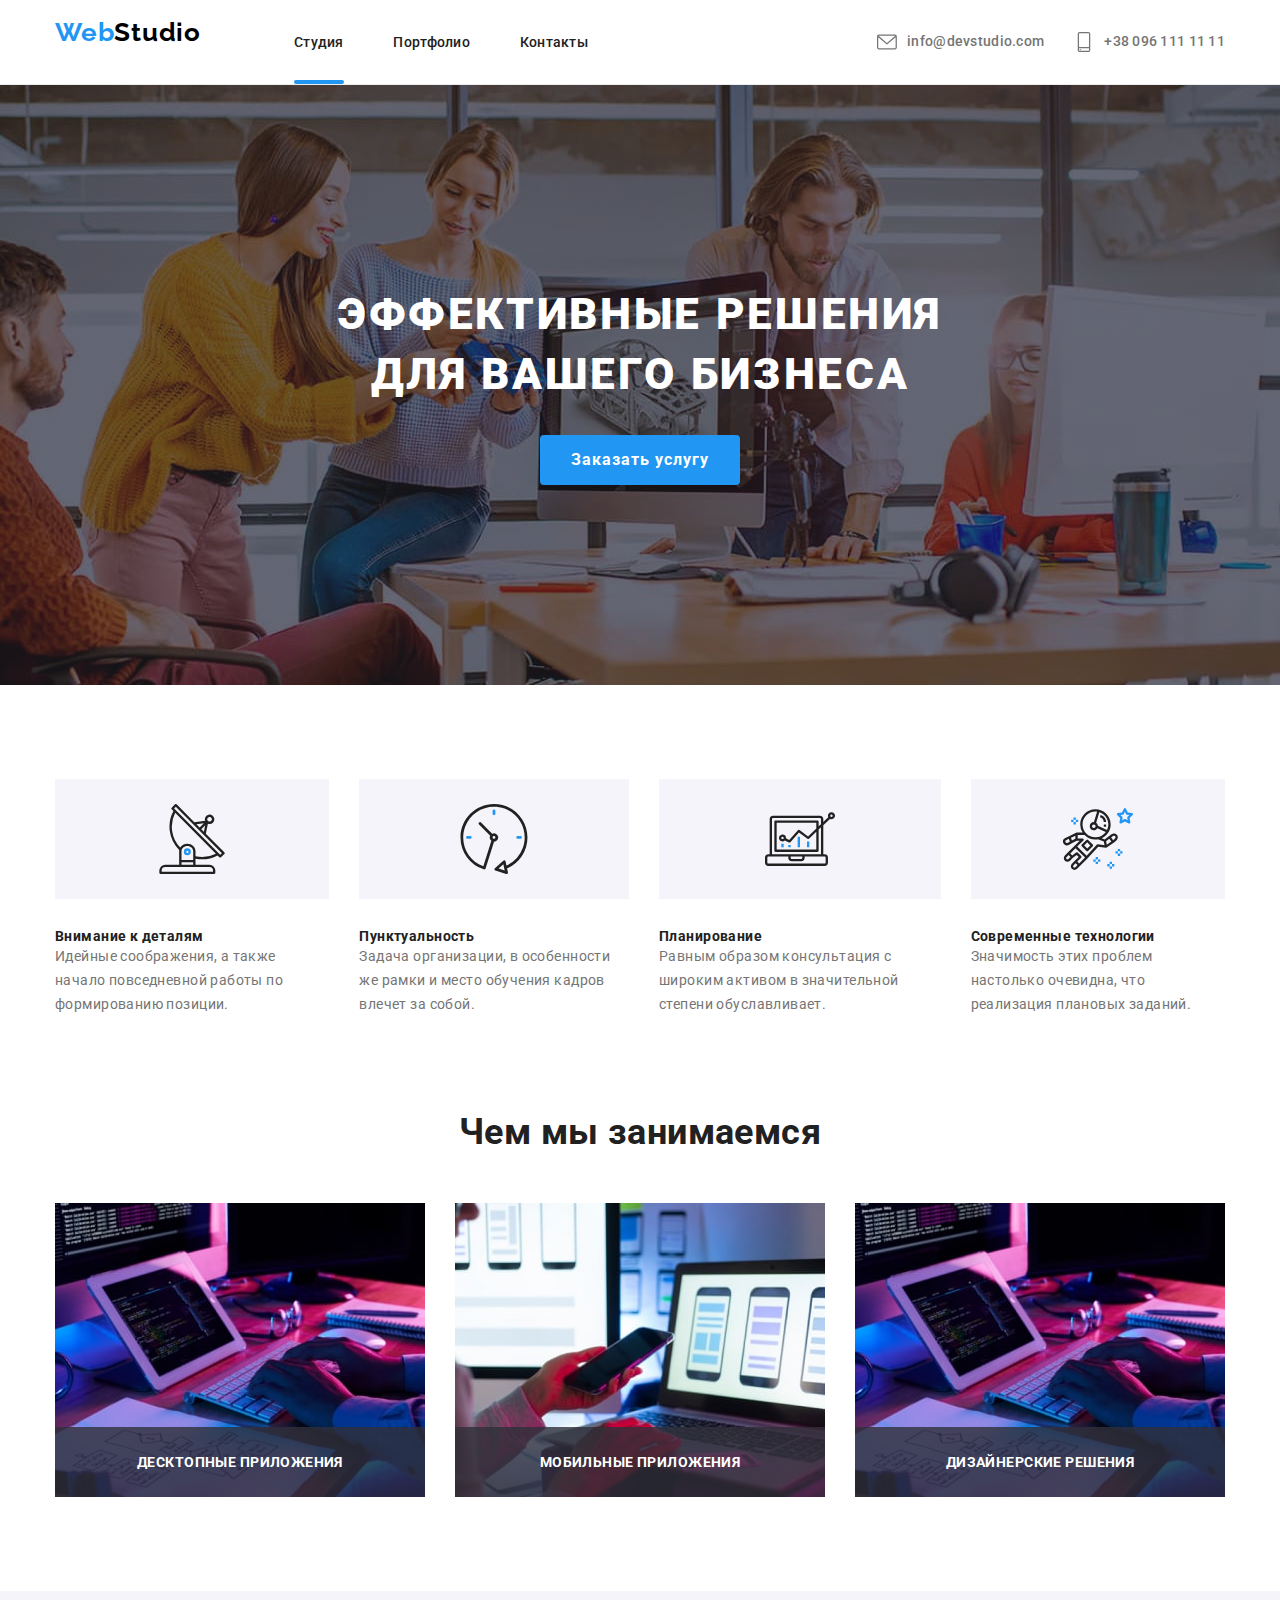
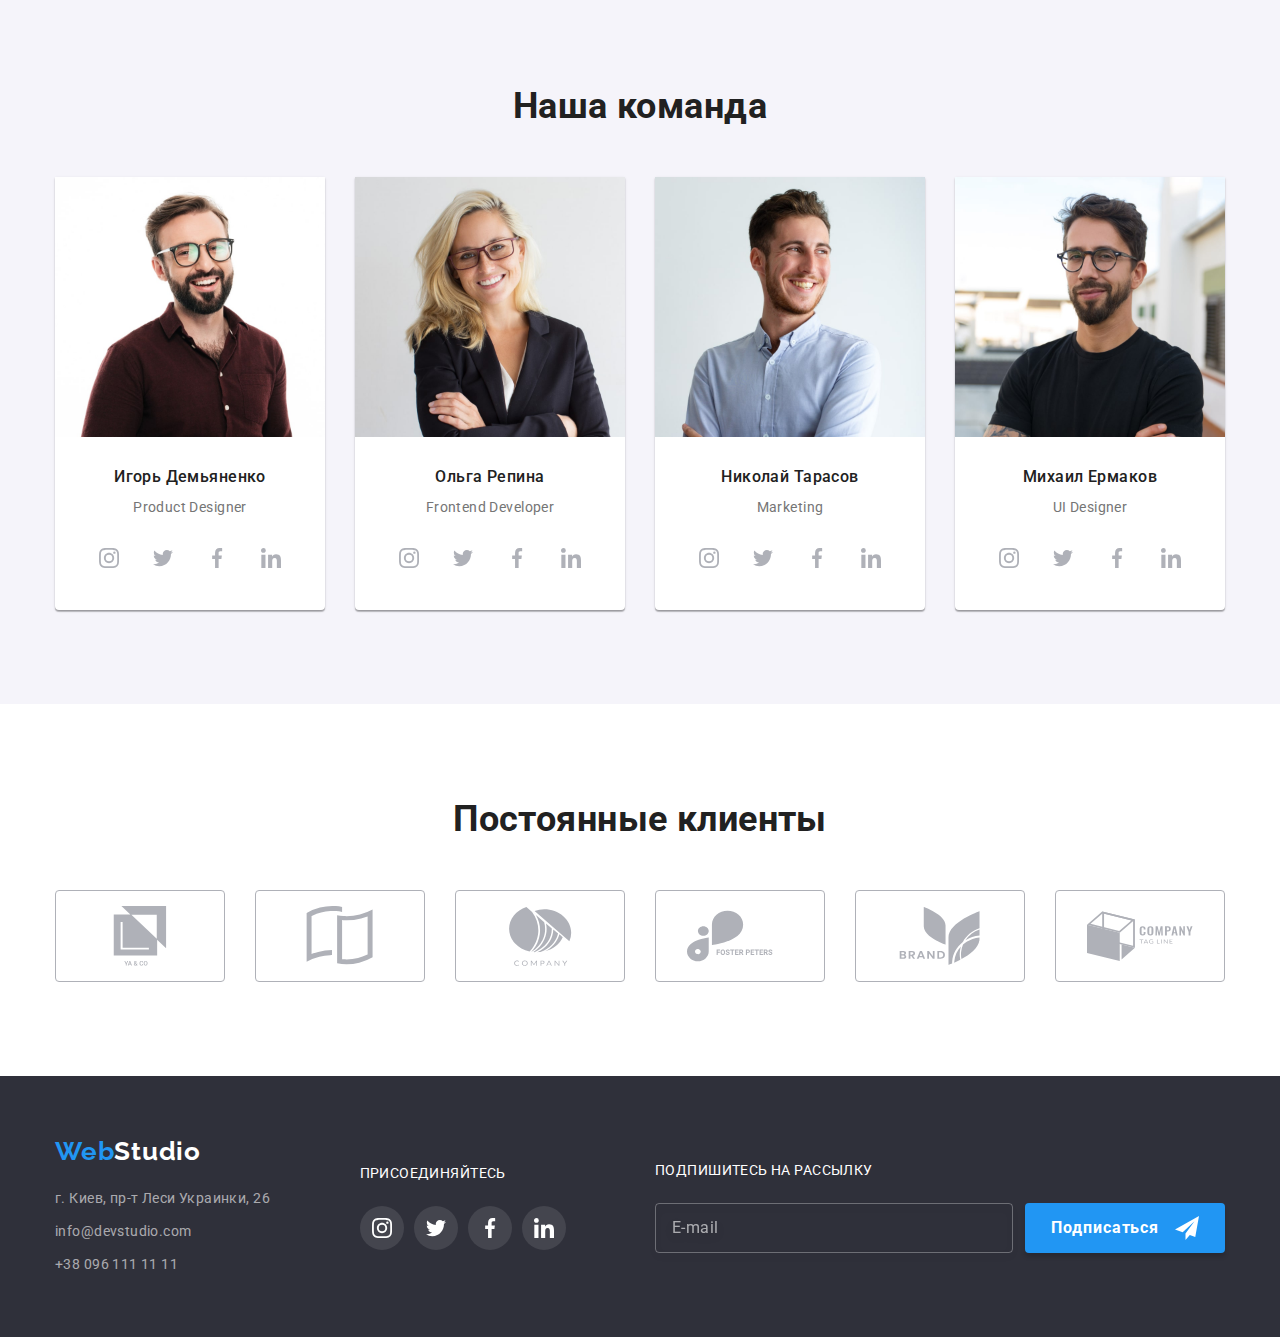
<file: index.html>
<!DOCTYPE html>
<html lang="ru">
  <head>
    <meta charset="UTF-8" />
    <meta http-equiv="X-UA-Compatible" content="IE=edge" />
    <meta name="viewport" content="width=device-width, initial-scale=1.0" />
    <title>WebStudio</title>
    <link
      href="https://fonts.googleapis.com/css2?family=Raleway:wght@700&family=Roboto:wght@400;500;700;900&display=swap"
      rel="stylesheet"
    />
    <link
      rel="stylesheet"
      href="https://cdnjs.cloudflare.com/ajax/libs/modern-normalize/0.6.0/modern-normalize.min.css"
    />
    <link rel="stylesheet" href="./css/main.min.css" />
  </head>
  <body>
    <header class="page-header">
      <div class="container in-row">
        <nav class="in-row">
          <a href="./index.html" class="logo"
            >Web<span class="logo__studio">Studio</span>
          </a>
          <ul class="nav__list in-row">
            <li class="item">
              <a href="#" class="nav__link current">Студия</a>
            </li>
            <li class="item">
              <a href="./portfolio.html" class="nav__link">Портфолио</a>
            </li>
            <li class="item"><a href="#" class="nav__link">Контакты</a></li>
          </ul>
        </nav>
        <ul class="addr__list in-row">
          <li class="item">
            <a href="mailto:info@devstudio.com" class="addr__link">
              <svg class="addr__icon">
                <use href="./images/icons.svg#icon-envelope"></use>
              </svg>
              info@devstudio.com
            </a>
          </li>
          <li class="item">
            <a href="tel:+380961111111" class="addr__link">
              <svg class="addr__icon">
                <use href="./images/icons.svg#icon-smartphone"></use>
              </svg>
              +38 096 111 11 11
            </a>
          </li>
        </ul>
      </div>
    </header>

    <main>
      <!-- Герой -->
      <section class="hero-section">
        <div class="overlay">
          <div class="container">
            <h1 class="hero__title">Эффективные решения для вашего бизнеса</h1>
            <button data-modal-open type="button" class="main-button">
              Заказать услугу
            </button>
          </div>
        </div>
      </section>
      <!-- Преимущества -->
      <section class="preference-section">
        <div class="container">
          <h2 class="section-title visually-hidden">Наши преимущества</h2>
          <ul class="onerow">
            <li class="preference__item">
              <div class="preference__place">
                <svg class="preference__icon">
                  <use href="./images/icons.svg#icon-antenna"></use>
                </svg>
              </div>
              <h3 class="preference__title">Внимание к деталям</h3>
              <p>
                Идейные соображения, а также начало повседневной работы по
                формированию позиции.
              </p>
            </li>
            <li class="preference__item">
              <div class="preference__place">
                <svg class="preference__icon">
                  <use href="./images/icons.svg#icon-clock"></use>
                </svg>
              </div>
              <h3 class="preference__title">Пунктуальность</h3>
              <p>
                Задача организации, в особенности же рамки и место обучения
                кадров влечет за собой.
              </p>
            </li>
            <li class="preference__item">
              <div class="preference__place">
                <svg class="preference__icon">
                  <use href="./images/icons.svg#icon-diagram"></use>
                </svg>
              </div>
              <h3 class="preference__title">Планирование</h3>
              <p>
                Равным образом консультация с широким активом в значительной
                степени обуславливает.
              </p>
            </li>
            <li class="preference__item">
              <div class="preference__place">
                <svg class="preference__icon">
                  <use href="./images/icons.svg#icon-astronaut"></use>
                </svg>
              </div>
              <h3 class="preference__title">Современные технологии</h3>
              <p>
                Значимость этих проблем настолько очевидна, что реализация
                плановых заданий.
              </p>
            </li>
          </ul>
        </div>
      </section>
      <!-- Занимаемся -->
      <section class="work-section">
        <div class="container">
          <h2 class="section-title">Чем мы занимаемся</h2>
          <ul class="onerow">
            <li class="work__item">
              <img src="./images/box1.jpg" alt="Программирование" width="370" />
              <h3 class="work__title">Десктопные приложения</h3>
            </li>
            <li class="work__item">
              <img src="./images/box2.jpg" alt="для смартфонов" width="370" />
              <h3 class="work__title">Мобильные приложения</h3>
            </li>
            <li class="work__item">
              <img src="./images/box3.jpg" alt="Веб-дизайн" width="370" />
              <h3 class="work__title">Дизайнерские решения</h3>
            </li>
          </ul>
        </div>
      </section>
      <!-- Команда -->
      <section class="person-section">
        <div class="container">
          <h2 class="section-title">Наша команда</h2>
          <ul class="onerow">
            <li class="person__item">
              <img
                src="./images/photo1.jpg"
                alt="фото Игорь Демьяненко"
                width="270"
              />
              <h3 class="person__title">Игорь Демьяненко</h3>
              <p class="person__text">Product Designer</p>
              <ul class="social__list in-row">
                <li>
                  <a href="#" class="social__link">
                    <svg class="social__icon">
                      <use href="./images/icons.svg#icon-instagram"></use>
                    </svg>
                  </a>
                </li>
                <li>
                  <a href="#" class="social__link">
                    <svg class="social__icon">
                      <use href="./images/icons.svg#icon-twitter"></use>
                    </svg>
                  </a>
                </li>
                <li>
                  <a href="#" class="social__link">
                    <svg class="social__icon">
                      <use href="./images/icons.svg#icon-facebook"></use>
                    </svg>
                  </a>
                </li>
                <li>
                  <a href="#" class="social__link">
                    <svg class="social__icon">
                      <use href="./images/icons.svg#icon-linkedin"></use>
                    </svg>
                  </a>
                </li>
              </ul>
            </li>
            <li class="person__item">
              <img
                src="./images/photo2.jpg"
                alt="фото Ольга Репина"
                width="270"
              />
              <h3 class="person__title">Ольга Репина</h3>
              <p class="person__text">Frontend Developer</p>
              <ul class="social__list in-row">
                <li>
                  <a href="#" class="social__link">
                    <svg class="social__icon">
                      <use href="./images/icons.svg#icon-instagram"></use>
                    </svg>
                  </a>
                </li>
                <li>
                  <a href="#" class="social__link">
                    <svg class="social__icon">
                      <use href="./images/icons.svg#icon-twitter"></use>
                    </svg>
                  </a>
                </li>
                <li>
                  <a href="#" class="social__link">
                    <svg class="social__icon">
                      <use href="./images/icons.svg#icon-facebook"></use>
                    </svg>
                  </a>
                </li>
                <li>
                  <a href="#" class="social__link">
                    <svg class="social__icon">
                      <use href="./images/icons.svg#icon-linkedin"></use>
                    </svg>
                  </a>
                </li>
              </ul>
            </li>
            <li class="person__item">
              <img
                src="./images/photo3.jpg"
                alt="фото Николай Тарасов"
                width="270"
              />
              <h3 class="person__title">Николай Тарасов</h3>
              <p class="person__text">Marketing</p>
              <ul class="social__list in-row">
                <li>
                  <a href="#" class="social__link">
                    <svg class="social__icon">
                      <use href="./images/icons.svg#icon-instagram"></use>
                    </svg>
                  </a>
                </li>
                <li>
                  <a href="#" class="social__link">
                    <svg class="social__icon">
                      <use href="./images/icons.svg#icon-twitter"></use>
                    </svg>
                  </a>
                </li>
                <li>
                  <a href="#" class="social__link">
                    <svg class="social__icon">
                      <use href="./images/icons.svg#icon-facebook"></use>
                    </svg>
                  </a>
                </li>
                <li>
                  <a href="#" class="social__link">
                    <svg class="social__icon">
                      <use href="./images/icons.svg#icon-linkedin"></use>
                    </svg>
                  </a>
                </li>
              </ul>
            </li>
            <li class="person__item">
              <img
                src="./images/photo4.jpg"
                alt="фото Михаил Ермаков"
                width="270"
              />
              <h3 class="person__title">Михаил Ермаков</h3>
              <p class="person__text">UI Designer</p>
              <ul class="social__list in-row">
                <li>
                  <a href="#" class="social__link">
                    <svg class="social__icon">
                      <use href="./images/icons.svg#icon-instagram"></use>
                    </svg>
                  </a>
                </li>
                <li>
                  <a href="#" class="social__link">
                    <svg class="social__icon">
                      <use href="./images/icons.svg#icon-twitter"></use>
                    </svg>
                  </a>
                </li>
                <li>
                  <a href="#" class="social__link">
                    <svg class="social__icon">
                      <use href="./images/icons.svg#icon-facebook"></use>
                    </svg>
                  </a>
                </li>
                <li>
                  <a href="#" class="social__link">
                    <svg class="social__icon">
                      <use href="./images/icons.svg#icon-linkedin"></use>
                    </svg>
                  </a>
                </li>
              </ul>
            </li>
          </ul>
        </div>
      </section>
      <!-- Клиенты -->
      <section class="client-section">
        <div class="container">
          <h2 class="section-title">Постоянные клиенты</h2>
          <ul class="in-row">
            <li>
              <a href="#" class="client__link">
                <svg class="client__icon">
                  <use href="./images/icons.svg#icon-client1"></use>
                </svg>
              </a>
            </li>
            <li>
              <a href="#" class="client__link">
                <svg class="client__icon">
                  <use href="./images/icons.svg#icon-client2"></use>
                </svg>
              </a>
            </li>
            <li>
              <a href="#" class="client__link">
                <svg class="client__icon">
                  <use href="./images/icons.svg#icon-client3"></use>
                </svg>
              </a>
            </li>
            <li>
              <a href="#" class="client__link">
                <svg class="client__icon">
                  <use href="./images/icons.svg#icon-client4"></use>
                </svg>
              </a>
            </li>
            <li>
              <a href="#" class="client__link">
                <svg class="client__icon">
                  <use href="./images/icons.svg#icon-client5"></use>
                </svg>
              </a>
            </li>
            <li>
              <a href="#" class="client__link">
                <svg class="client__icon">
                  <use href="./images/icons.svg#icon-client6"></use>
                </svg>
              </a>
            </li>
          </ul>
        </div>
      </section>
    </main>

    <footer class="page-footer">
      <div class="container in-row">
        <div>
          <a href="./index.html" class="logo">
            Web<span class="logo__studio">Studio</span>
          </a>
          <address>
            <ul>
              <li class="item">
                <a
                  href="https://www.google.com/maps/place/Lesi+Ukrainky+Blvd,+26,+Kyiv,+02000/@50.4265807,30.5361971,17z/data=!3m1!4b1!4m5!3m4!1s0x40d4cf0e033ecbe9:0x57a4dffefec77da0!8m2!3d50.4265807!4d30.5383858"
                  target="_blank"
                  rel="noopener noreferrer nofollow"
                  class="footer__link"
                  >г. Киев, пр-т Леси Украинки, 26
                </a>
              </li>
              <li class="item">
                <a href="mailto:info@devstudio.com" class="footer__link"
                  >info@devstudio.com</a
                >
              </li>
              <li class="item">
                <a href="tel:+380961111111" class="footer__link"
                  >+38 096 111 11 11</a
                >
              </li>
            </ul>
          </address>
        </div>
        <div>
          <p class="footer__text">присоединяйтесь</p>
          <ul class="social__list in-row">
            <li>
              <a href="#" class="social__link">
                <svg class="social__icon">
                  <use href="./images/icons.svg#icon-instagram"></use>
                </svg>
              </a>
            </li>
            <li>
              <a href="#" class="social__link">
                <svg class="social__icon">
                  <use href="./images/icons.svg#icon-twitter"></use>
                </svg>
              </a>
            </li>
            <li>
              <a href="#" class="social__link">
                <svg class="social__icon">
                  <use href="./images/icons.svg#icon-facebook"></use>
                </svg>
              </a>
            </li>
            <li>
              <a href="#" class="social__link">
                <svg class="social__icon">
                  <use href="./images/icons.svg#icon-linkedin"></use>
                </svg>
              </a>
            </li>
          </ul>
        </div>
        <form
          class="footer-form"
          name="subscribe_form"
          autocomplete="on"
          novalidate
        >
          <p class="footer__text">Подпишитесь на рассылку</p>
          <label class="in-row">
            <input
              type="email"
              name="mail"
              placeholder="E-mail"
              class="footer-form__mail"
            />
            <button class="main-button" type="submit">
              Подписаться
              <svg class="footer-form__icon">
                <use href="./images/icons.svg#icon-send"></use>
              </svg>
            </button>
          </label>
        </form>
      </div>
    </footer>
    <div class="backdrop is-hidden" data-modal>
      <!--  -->
      <form
        class="customer-form"
        name="customer_form"
        autocomplete="on"
        novalidate
      >
        <button class="close-button" data-modal-close>
          <svg class="close__icon">
            <use href="./images/icons.svg#icon-close"></use>
          </svg>
        </button>

        <p class="form__title">Оставьте свои данные, мы вам перезвоним</p>
        <ul class="input__list">
          <li>
            <label class="input__label"
              >Имя
              <input type="text" class="input" name="name" />
              <svg class="input__icon">
                <use href="./images/icons.svg#icon-person"></use>
              </svg>
            </label>
          </li>
          <li>
            <label class="input__label"
              >Телефон
              <input type="tel" class="input" name="tel" />
              <svg class="input__icon">
                <use href="./images/icons.svg#icon-phone"></use>
              </svg>
            </label>
          </li>
          <li>
            <label class="input__label"
              >Почта
              <input type="email" class="input" name="email" />
              <svg class="input__icon">
                <use href="./images/icons.svg#icon-email"></use>
              </svg>
            </label>
          </li>
          <li>
            <label class="input__label"
              >Комментарий
              <textarea
                class="textarea"
                name="comment"
                rows="7"
                placeholder="Введите текст"
              ></textarea>
            </label>
          </li>
        </ul>
        <label class="check__label">
          <input class="check" type="checkbox" name="agree" value="yes" />
          <svg class="check__icon">
            <use href="./images/icons.svg#icon-check"></use>
          </svg>
          <p class="check__text">Соглашаюсь с рассылкой и принимаю</p>
          <a href="#" class="check__link">Условия договора</a>
        </label>
        <button class="main-button to-center" type="submit">
          Оставить заявку
        </button>
      </form>
      <!--  -->
    </div>

    <script src="./js/modal.js"></script>
  </body>
</html>
</file>
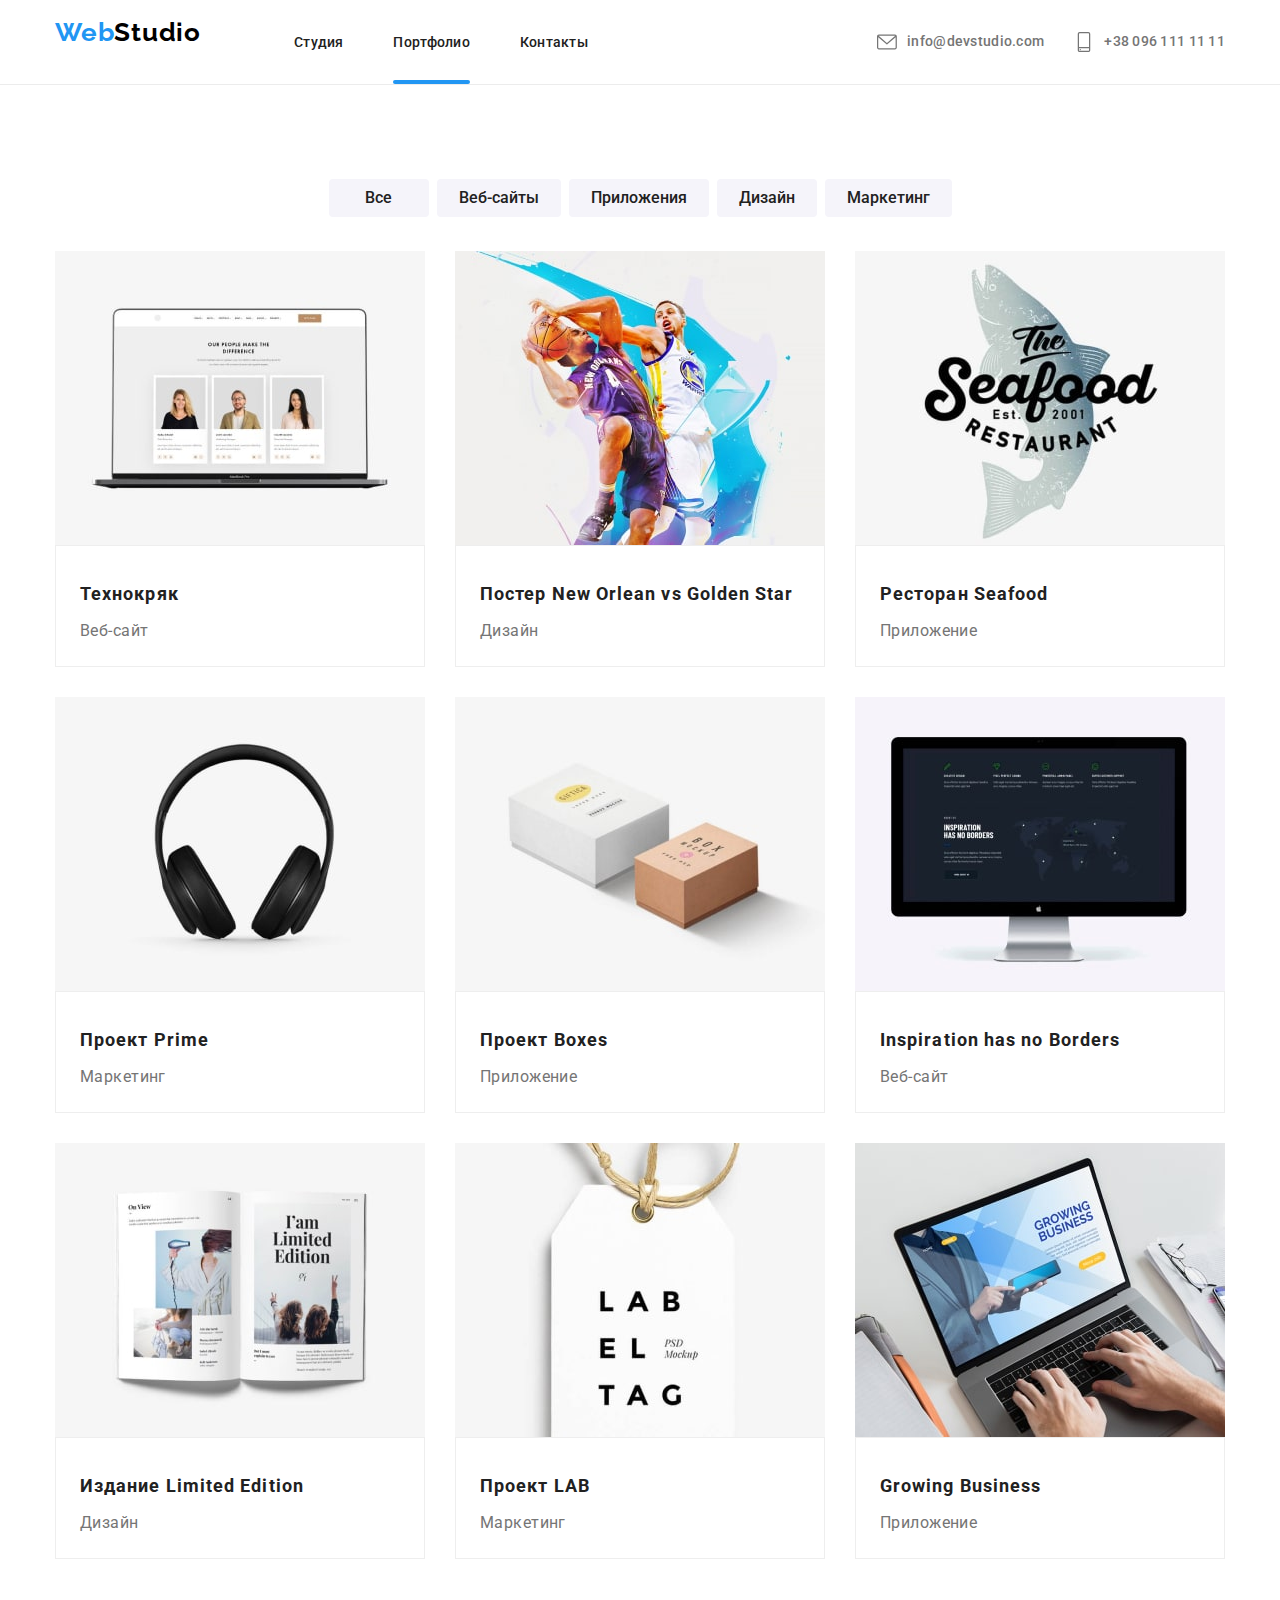
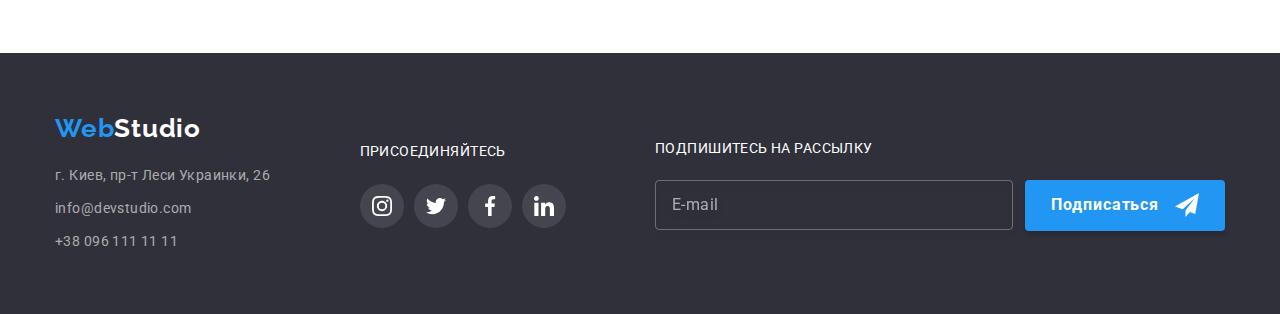
<file: portfolio.html>
<!DOCTYPE html>
<html lang="ru">
  <head>
    <meta charset="UTF-8" />
    <meta http-equiv="X-UA-Compatible" content="IE=edge" />
    <meta name="viewport" content="width=device-width, initial-scale=1.0" />
    <title>WebStudio portflio</title>
    <link
      href="https://fonts.googleapis.com/css2?family=Raleway:wght@700&family=Roboto:wght@400;500;700;900&display=swap"
      rel="stylesheet"
    />
    <link
      rel="stylesheet"
      href="https://cdnjs.cloudflare.com/ajax/libs/modern-normalize/0.6.0/modern-normalize.min.css"
    />
    <link rel="stylesheet" href="./css/main.min.css" />
  </head>
  <body>
    <header class="page-header">
      <div class="container in-row">
        <nav class="in-row">
          <a href="./index.html" class="logo"
            >Web<span class="logo__studio">Studio</span>
          </a>
          <ul class="nav__list in-row">
            <li class="item">
              <a href="./index.html" class="nav__link">Студия</a>
            </li>
            <li class="item">
              <a href="#" class="nav__link current">Портфолио</a>
            </li>
            <li class="item"><a href="#" class="nav__link">Контакты</a></li>
          </ul>
        </nav>
        <ul class="addr__list in-row">
          <li class="item">
            <a href="mailto:info@devstudio.com" class="addr__link">
              <svg class="addr__icon">
                <use href="./images/icons.svg#icon-envelope"></use>
              </svg>
              info@devstudio.com
            </a>
          </li>
          <li class="item">
            <a href="tel:+380961111111" class="addr__link">
              <svg class="addr__icon">
                <use href="./images/icons.svg#icon-smartphone"></use>
              </svg>
              +38 096 111 11 11
            </a>
          </li>
        </ul>
      </div>
    </header>

    <main>
      <!-- Портфолио -->
      <section class="potfolio-section">
        <div class="container">
          <h1 class="visually-hidden">Проекты</h1>
          <!-- Фильтр -->
          <ul class="filter__list">
            <li class="filter__item">
              <button type="button" class="filter__button">Все</button>
            </li>
            <li class="filter__item">
              <button type="button" class="filter__button">Веб-сайты</button>
            </li>
            <li class="filter__item">
              <button type="button" class="filter__button">Приложения</button>
            </li>
            <li class="filter__item">
              <button type="button" class="filter__button">Дизайн</button>
            </li>
            <li class="filter__item">
              <button type="button" class="filter__button">Маркетинг</button>
            </li>
          </ul>
          <ul class="manyrow">
            <li class="card">
              <div class="card__overlay">
                <img
                  src="./images/portfolio1.jpg"
                  alt="Технокряк"
                  width="370"
                />
                <p class="card__description">
                  Ресурс предлагает комплексные предложения с разным уровнем
                  функционала и сервисов. Все это позволит посетителю получить
                  исчерпывающие сведения о компании или частном лице.
                </p>
              </div>
              <div class="card__text">
                <h2 class="card__title">Технокряк</h2>
                <p class="card__type">Веб-сайт</p>
              </div>
            </li>
            <li class="card">
              <div class="card__overlay">
                <img
                  src="./images/portfolio2.jpg"
                  alt="Постер New Orlean vs Golden Star"
                  width="370"
                />
                <p class="card__description">
                  Lorem ipsum dolor sit, amet consectetur adipisicing elit. Nemo
                  labore sit eum possimus explicabo ut doloribus ullam dolor
                  aut,
                </p>
              </div>
              <div class="card__text">
                <h2 class="card__title">Постер New Orlean vs Golden Star</h2>
                <p class="card__type">Дизайн</p>
              </div>
            </li>
            <li class="card">
              <div class="card__overlay">
                <img
                  src="./images/portfolio3.jpg"
                  alt="Ресторан Seafood"
                  width="370"
                />
                <p class="card__description">
                  Lorem ipsum dolor sit, amet consectetur adipisicing elit. Nemo
                  labore sit eum possimus explicabo ut doloribus ullam dolor
                  aut,
                </p>
              </div>
              <div class="card__text">
                <h2 class="card__title">Ресторан Seafood</h2>
                <p class="card__type">Приложение</p>
              </div>
            </li>
            <li class="card">
              <div class="card__overlay">
                <img
                  src="./images/portfolio4.jpg"
                  alt="Проект Prime"
                  width="370"
                />
                <p class="card__description">
                  Lorem ipsum dolor sit, amet consectetur adipisicing elit. Nemo
                  labore sit eum possimus explicabo ut doloribus ullam dolor
                  aut,
                </p>
              </div>
              <div class="card__text">
                <h2 class="card__title">Проект Prime</h2>
                <p class="card__type">Маркетинг</p>
              </div>
            </li>
            <li class="card">
              <div class="card__overlay">
                <img
                  src="./images/portfolio5.jpg"
                  alt="Проект Boxes"
                  width="370"
                />
                <p class="card__description">
                  Lorem ipsum dolor sit, amet consectetur adipisicing elit. Nemo
                  labore sit eum possimus explicabo ut doloribus ullam dolor
                  aut,
                </p>
              </div>
              <div class="card__text">
                <h2 class="card__title">Проект Boxes</h2>
                <p class="card__type">Приложение</p>
              </div>
            </li>
            <li class="card">
              <div class="card__overlay">
                <img
                  src="./images/portfolio6.jpg"
                  alt="Inspiration has no Borders"
                  width="370"
                />
                <p class="card__description">
                  Lorem ipsum dolor sit, amet consectetur adipisicing elit. Nemo
                  labore sit eum possimus explicabo ut doloribus ullam dolor
                  aut,
                </p>
              </div>
              <div class="card__text">
                <h2 class="card__title">Inspiration has no Borders</h2>
                <p class="card__type">Веб-сайт</p>
              </div>
            </li>
            <li class="card">
              <div class="card__overlay">
                <img
                  src="./images/portfolio7.jpg"
                  alt="Издание Limited Edition"
                  width="370"
                />
                <p class="card__description">
                  Lorem ipsum dolor sit, amet consectetur adipisicing elit. Nemo
                  labore sit eum possimus explicabo ut doloribus ullam dolor
                  aut,
                </p>
              </div>
              <div class="card__text">
                <h2 class="card__title">Издание Limited Edition</h2>
                <p class="card__type">Дизайн</p>
              </div>
            </li>
            <li class="card">
              <div class="card__overlay">
                <img
                  src="./images/portfolio8.jpg"
                  alt="Проект LAB"
                  width="370"
                />
                <p class="card__description">
                  Lorem ipsum dolor sit, amet consectetur adipisicing elit. Nemo
                  labore sit eum possimus explicabo ut doloribus ullam dolor
                  aut,
                </p>
              </div>
              <div class="card__text">
                <h2 class="card__title">Проект LAB</h2>
                <p class="card__type">Маркетинг</p>
              </div>
            </li>
            <li class="card">
              <div class="card__overlay">
                <img
                  src="./images/portfolio9.jpg"
                  alt="Growing Business"
                  width="370"
                />
                <p class="card__description">
                  Lorem ipsum dolor sit, amet consectetur adipisicing elit. Nemo
                  labore sit eum possimus explicabo ut doloribus ullam dolor
                  aut,
                </p>
              </div>
              <div class="card__text">
                <h2 class="card__title">Growing Business</h2>
                <p class="card__type">Приложение</p>
              </div>
            </li>
          </ul>
        </div>
      </section>
    </main>

    <footer class="page-footer">
      <div class="container in-row">
        <div>
          <a href="./index.html" class="logo">
            Web<span class="logo__studio">Studio</span>
          </a>
          <address>
            <ul>
              <li class="item">
                <a
                  href="https://www.google.com/maps/place/Lesi+Ukrainky+Blvd,+26,+Kyiv,+02000/@50.4265807,30.5361971,17z/data=!3m1!4b1!4m5!3m4!1s0x40d4cf0e033ecbe9:0x57a4dffefec77da0!8m2!3d50.4265807!4d30.5383858"
                  target="_blank"
                  rel="noopener noreferrer nofollow"
                  class="footer__link"
                  >г. Киев, пр-т Леси Украинки, 26
                </a>
              </li>
              <li class="item">
                <a href="mailto:info@devstudio.com" class="footer__link"
                  >info@devstudio.com</a
                >
              </li>
              <li class="item">
                <a href="tel:+380961111111" class="footer__link"
                  >+38 096 111 11 11</a
                >
              </li>
            </ul>
          </address>
        </div>
        <div>
          <p class="footer__text">присоединяйтесь</p>
          <ul class="social__list in-row">
            <li>
              <a href="#" class="social__link">
                <svg class="social__icon">
                  <use href="./images/icons.svg#icon-instagram"></use>
                </svg>
              </a>
            </li>
            <li>
              <a href="#" class="social__link">
                <svg class="social__icon">
                  <use href="./images/icons.svg#icon-twitter"></use>
                </svg>
              </a>
            </li>
            <li>
              <a href="#" class="social__link">
                <svg class="social__icon">
                  <use href="./images/icons.svg#icon-facebook"></use>
                </svg>
              </a>
            </li>
            <li>
              <a href="#" class="social__link">
                <svg class="social__icon">
                  <use href="./images/icons.svg#icon-linkedin"></use>
                </svg>
              </a>
            </li>
          </ul>
        </div>
        <form
          class="footer-form"
          name="subscribe_form"
          autocomplete="on"
          novalidate
        >
          <p class="footer__text">Подпишитесь на рассылку</p>
          <label class="in-row">
            <input
              type="email"
              name="mail"
              placeholder="E-mail"
              class="footer-form__mail"
            />
            <button class="main-button" type="submit">
              Подписаться
              <svg class="footer-form__icon">
                <use href="./images/icons.svg#icon-send"></use>
              </svg>
            </button>
          </label>
        </form>
      </div>
    </footer>
  </body>
</html>
</file>
<file: css/main.min.css>
a{text-decoration:none}address{font-style:normal}body{font-family:"Roboto", sans-serif;font-style:normal;font-weight:400;font-size:14px;line-height:1.71;letter-spacing:0.03em;color:var(--text-color);background-color:var(--primary-color)}p,h1,h2,h3,h4,h5,h6{margin:0}img{display:block;max-width:100%}ul{margin:0;padding:0;list-style:none}:root{--page-width: 1200px;--item-margin: 30px;--section-title-margin: 50px;--section-padding: 94px;--tm: 250ms;--cubic-b: cubic-bezier(0.4, 0, 0.2, 1);--primary-color: #ffffff;--secondary-color: #2196f3;--header-color: #212121;--text-color: #757575;--hero-bg-color: #2f303a;--background-color: #f5f4fa;--footer-bg-color: #2f303a;--mail-link-color: rgba(255, 255, 255, 0.6)}.visually-hidden{position:absolute;white-space:nowrap;width:1px;height:1px;overflow:hidden;border:0;padding:0;clip:rect(0 0 0 0);-webkit-clip-path:inset(50%);clip-path:inset(50%);margin:-1px}.in-row{display:-webkit-box;display:-ms-flexbox;display:flex;-webkit-box-pack:justify;-ms-flex-pack:justify;justify-content:space-between;-webkit-box-align:center;-ms-flex-align:center;align-items:center}.onerow{display:-webkit-box;display:-ms-flexbox;display:flex;-webkit-column-gap:var(--item-margin);column-gap:var(--item-margin)}.manyrow{display:-webkit-box;display:-ms-flexbox;display:flex;-ms-flex-wrap:wrap;flex-wrap:wrap;gap:var(--item-margin) var(--item-margin)}.to-center{display:block;margin:0 auto}.centered,.social__link,.close-button,.client__link{display:-webkit-box;display:-ms-flexbox;display:flex;-webkit-box-pack:center;-ms-flex-pack:center;justify-content:center;-webkit-box-align:center;-ms-flex-align:center;align-items:center}.logo{display:inline-block;font-family:"Raleway";font-style:normal;font-weight:700;font-size:26px;line-height:1.19;letter-spacing:0.03em;color:var(--secondary-color)}.container{width:var(--page-width);margin:0 auto;padding:0 calc(var(--item-margin) / 2)}.section-title{margin-bottom:var(--section-title-margin);font-weight:700;font-size:36px;line-height:1.17;text-align:center;color:var(--header-color)}.main-button{min-width:200px;padding:10px;font-family:inherit;font-weight:700;font-size:16px;line-height:1.88;letter-spacing:0.06em;color:var(--primary-color);background-color:var(--secondary-color);border:none;border-radius:4px;-webkit-box-shadow:0px 4px 4px rgba(0,0,0,0.15);box-shadow:0px 4px 4px rgba(0,0,0,0.15);cursor:pointer;-webkit-transition:background-color var(--tm) var(--cubic-b);transition:background-color var(--tm) var(--cubic-b)}.main-button:hover,.main-button:focus{background-color:#188ce8}.social__list{width:206px;margin:0 auto}.social__link{width:44px;height:44px;border-radius:50%;-webkit-transition:color var(--tm) var(--cubic-b),background-color var(--tm) var(--cubic-b);transition:color var(--tm) var(--cubic-b),background-color var(--tm) var(--cubic-b)}.social__icon{width:20px;height:20px;fill:currentColor}.close-button{position:absolute;top:8px;right:8px;width:30px;height:30px;background-color:var(--primary-color);border:1px solid rgba(0,0,0,0.1);border-radius:50%;-webkit-transition:color var(--tm) var(--cubic-b),border-color var(--tm) var(--cubic-b);transition:color var(--tm) var(--cubic-b),border-color var(--tm) var(--cubic-b)}.close-button:hover,.close-button:focus{color:var(--secondary-color)}.close__icon{width:18px;height:18px;-o-object-position:center;object-position:center;fill:currentColor}.page-header{padding:0;border-bottom:1px solid #ececec}.page-header .logo{margin-right:93px}.page-header .logo__studio{color:#000}.nav__list{min-width:294px}.addr__list .item:not(:last-child){margin-right:30px}.addr__icon{width:20px;height:20px;margin-right:10px;fill:currentColor}.nav__link,.addr__link{display:-webkit-box;display:-ms-flexbox;display:flex;-webkit-box-align:center;-ms-flex-align:center;align-items:center;padding:32px 0;font-weight:500;letter-spacing:0.02em;-webkit-transition:color var(--tm) var(--cubic-b);transition:color var(--tm) var(--cubic-b)}.nav__link:hover,.addr__link:hover,.nav__link:focus,.addr__link:focus{color:var(--secondary-color)}.nav__link{position:relative;line-height:1.43;color:var(--header-color)}.addr__link{line-height:1.14;color:var(--text-color)}.current::after{display:inline-block;content:"";position:absolute;bottom:0;left:0;width:100%;height:4px;border-radius:2px;background-color:var(--secondary-color)}.hero-section{text-align:center;background-color:var(--hero-bg-color)}.overlay{height:600px;max-width:1600px;margin:0 auto;padding-top:200px;background-image:-webkit-gradient(linear, left top, right top, from(rgba(47,48,58,0.4)), to(rgba(47,48,58,0.4))),url(../images/hero.jpg);background-image:linear-gradient(to right, rgba(47,48,58,0.4), rgba(47,48,58,0.4)),url(../images/hero.jpg);background-size:cover;background-position:center}.hero__title{width:696px;margin:0 auto var(--item-margin);font-weight:900;font-size:44px;line-height:1.36;letter-spacing:0.06em;text-transform:uppercase;color:var(--primary-color)}.preference-section{padding:var(--section-padding) 0 0 0}.preference__place{display:-webkit-box;display:-ms-flexbox;display:flex;padding:25px 0;margin-bottom:var(--item-margin);-ms-flex-pack:distribute;justify-content:space-around;background-color:var(--background-color)}.preference__icon{width:70px;height:70px}.preference__title{font-weight:700;font-size:14px;line-height:1.14;color:var(--header-color)}.work-section{padding:var(--section-padding) 0}.work__item{position:relative}.work__title{position:absolute;bottom:0;left:0;width:100%;padding:28px 0px 26px;font-weight:700;font-size:14px;line-height:1.14;text-align:center;letter-spacing:0.03em;text-transform:uppercase;color:var(--primary-color);background-color:rgba(47,48,58,0.8)}.person-section{padding:var(--section-padding) 0;background-color:var(--background-color)}.person-section .social__link{color:#afb1b8}.person-section .social__link:hover,.person-section .social__link:focus{color:var(--primary-color);background-color:var(--secondary-color)}.person__item{padding-bottom:var(--item-margin);-webkit-box-shadow:0px 1px 3px rgba(0,0,0,0.12),0px 1px 1px rgba(0,0,0,0.14),0px 2px 1px rgba(0,0,0,0.2);box-shadow:0px 1px 3px rgba(0,0,0,0.12),0px 1px 1px rgba(0,0,0,0.14),0px 2px 1px rgba(0,0,0,0.2);border-radius:0px 0px 4px 4px;text-align:center;background:var(--primary-color)}.person__title{margin-bottom:10px;padding-top:var(--item-margin);font-weight:500;font-size:16px;line-height:1.19;color:var(--header-color)}.person__text{margin-bottom:16px}.client-section{padding:var(--section-padding) 0}.client__link{width:170px;height:92px;color:#afb1b8;border:1px solid #afb1b8;border-radius:4px;-webkit-transition:color var(--tm) var(--cubic-b),border-color var(--tm) var(--cubic-b);transition:color var(--tm) var(--cubic-b),border-color var(--tm) var(--cubic-b)}.client__link:hover,.client__link:focus{color:var(--secondary-color);border-color:var(--secondary-color)}.client__icon{width:106px;height:60px;-o-object-position:center;object-position:center;fill:currentColor}.page-footer{padding:60px 0;color:var(--primary-color);background-color:var(--footer-bg-color)}.page-footer .social__link{color:var(--primary-color);background-color:rgba(255,255,255,0.1)}.page-footer .social__link:hover,.page-footer .social__link:focus{color:var(--primary-color);background-color:var(--secondary-color)}.logo{margin-bottom:20px}.page-footer .logo__studio{color:var(--primary-color)}address .item:not(:last-child){margin-bottom:9px}.footer__link{color:var(--mail-link-color)}.footer__link:hover,.footer__link:focus{color:var(--primary-color)}.footer__text{text-transform:uppercase;margin-bottom:20px}.footer-form{display:block;width:570px}.footer-form__icon{width:24px;height:24px;fill:var(--primary-color)}.footer-form__mail{display:block;min-width:358px;padding:14px 16px;font-size:16px;line-height:1.25;letter-spacing:0.03em;color:var(--mail-link-color);background-color:inherit;outline:none;border:1px solid rgba(255,255,255,0.3);-webkit-filter:drop-shadow(0px 4px 4px rgba(0,0,0,0.15));filter:drop-shadow(0px 4px 4px rgba(0,0,0,0.15));border-radius:4px}.footer-form__mail::-webkit-input-placeholder{font-size:16px;line-height:1.25;letter-spacing:0.03em;color:var(--mail-link-color)}.footer-form__mail:-ms-input-placeholder{font-size:16px;line-height:1.25;letter-spacing:0.03em;color:var(--mail-link-color)}.footer-form__mail::-ms-input-placeholder{font-size:16px;line-height:1.25;letter-spacing:0.03em;color:var(--mail-link-color)}.footer-form__mail::placeholder{font-size:16px;line-height:1.25;letter-spacing:0.03em;color:var(--mail-link-color)}.footer-form__mail ~ .main-button{display:-webkit-box;display:-ms-flexbox;display:flex;-webkit-box-pack:space-evenly;-ms-flex-pack:space-evenly;justify-content:space-evenly;-webkit-box-align:center;-ms-flex-align:center;align-items:center}.potfolio-section{padding:var(--section-padding) 0}.filter__list{display:-webkit-box;display:-ms-flexbox;display:flex;-webkit-box-pack:center;-ms-flex-pack:center;justify-content:center;margin-bottom:34px}.filter__item:not(:last-child){margin-right:8px}.filter__button{display:block;padding:6px 22px;min-width:100px;font-family:inherit;font-weight:500;font-size:16px;line-height:1.62;color:var(--header-color);background-color:var(--background-color);border:none;border-radius:4px;cursor:pointer;-webkit-transition:color var(--tm) var(--cubic-b),background-color var(--tm) var(--cubic-b),-webkit-box-shadow var(--tm) var(--cubic-b);transition:color var(--tm) var(--cubic-b),background-color var(--tm) var(--cubic-b),-webkit-box-shadow var(--tm) var(--cubic-b);transition:color var(--tm) var(--cubic-b),background-color var(--tm) var(--cubic-b),box-shadow var(--tm) var(--cubic-b);transition:color var(--tm) var(--cubic-b),background-color var(--tm) var(--cubic-b),box-shadow var(--tm) var(--cubic-b),-webkit-box-shadow var(--tm) var(--cubic-b)}.filter__button:hover,.filter__button:focus{color:var(--primary-color);background-color:var(--secondary-color);-webkit-box-shadow:0px 3px 1px rgba(0,0,0,0.1),0px 1px 2px rgba(0,0,0,0.08),0px 2px 2px rgba(0,0,0,0.12);box-shadow:0px 3px 1px rgba(0,0,0,0.1),0px 1px 2px rgba(0,0,0,0.08),0px 2px 2px rgba(0,0,0,0.12)}.card .card__description{position:absolute;top:0;left:0;width:100%;height:100%;padding:63px 24px;font-size:18px;line-height:1.56;letter-spacing:0.03em;color:var(--primary-color);background-color:rgba(33,150,243,0.9);-webkit-transform:translateY(100%);transform:translateY(100%);-webkit-transition:-webkit-transform var(--tm) var(--cubic-b);transition:-webkit-transform var(--tm) var(--cubic-b);transition:transform var(--tm) var(--cubic-b);transition:transform var(--tm) var(--cubic-b), -webkit-transform var(--tm) var(--cubic-b)}.card:hover,.card:focus{-webkit-box-shadow:0px 1px 1px rgba(0,0,0,0.12),0px 4px 4px rgba(0,0,0,0.06),1px 4px 6px rgba(0,0,0,0.16);box-shadow:0px 1px 1px rgba(0,0,0,0.12),0px 4px 4px rgba(0,0,0,0.06),1px 4px 6px rgba(0,0,0,0.16)}.card:hover .card__description,.card:focus .card__description{-webkit-transform:translateY(0);transform:translateY(0)}.card__overlay{position:relative;overflow:hidden}.card__text{padding:var(--item-margin) 0 20px 24px;background-color:var(--primary-color);border:1px solid #eeeeee;-webkit-transition:-webkit-box-shadow var(--tm) var(--cubic-b);transition:-webkit-box-shadow var(--tm) var(--cubic-b);transition:box-shadow var(--tm) var(--cubic-b);transition:box-shadow var(--tm) var(--cubic-b), -webkit-box-shadow var(--tm) var(--cubic-b)}.card__title{margin-bottom:4px;font-weight:700;font-size:18px;line-height:2;letter-spacing:0.06em;color:var(--header-color)}.card__type{margin:0;font-size:16px;line-height:1.88}.backdrop{position:fixed;top:0;left:0;width:100%;height:100%;background-color:rgba(0,0,0,0.2);opacity:1;-webkit-transition:opacity var(--tm) var(--cubic-b);transition:opacity var(--tm) var(--cubic-b)}.backdrop.is-hidden{opacity:0;pointer-events:none}.customer-form{position:absolute;top:50%;left:50%;min-height:581px;min-width:528px;padding:40px;background-color:var(--primary-color);-webkit-box-shadow:0px 1px 3px rgba(0,0,0,0.12),0px 1px 1px rgba(0,0,0,0.14),0px 2px 1px rgba(0,0,0,0.2);box-shadow:0px 1px 3px rgba(0,0,0,0.12),0px 1px 1px rgba(0,0,0,0.14),0px 2px 1px rgba(0,0,0,0.2);border-radius:4px;-webkit-transform:translate(-50%, -50%) scale(1);transform:translate(-50%, -50%) scale(1);-webkit-transition:-webkit-transform var(--tm) var(--cubic-b);transition:-webkit-transform var(--tm) var(--cubic-b);transition:transform var(--tm) var(--cubic-b);transition:transform var(--tm) var(--cubic-b), -webkit-transform var(--tm) var(--cubic-b)}.backdrop.is-hidden .customer-form{-webkit-transform:translate(-50%, -50%) scale(0.9);transform:translate(-50%, -50%) scale(0.9)}.form__title{margin-bottom:12px;font-weight:700;font-size:20px;line-height:1.15;text-align:center;letter-spacing:0.03em;color:var(--header-color)}.input__list{margin-bottom:20px}.input{width:100%;padding:11px 11px 11px 42px;margin:0 0 10px;font-size:16px;border:1px solid rgba(33,33,33,0.2);border-radius:4px;outline:none;-webkit-transition:border-color var(--tm) var(--cubic-b);transition:border-color var(--tm) var(--cubic-b)}.input:hover,.input:focus{border-color:var(--secondary-color)}.input__label{position:relative;display:block;font-weight:400;font-size:12px;line-height:1.17;letter-spacing:0.01em;color:var(--text-color)}.input__icon{position:absolute;top:50%;left:12px;-webkit-transform:translateY(-50%);transform:translateY(-50%);width:18px;height:18px;fill:var(--header-color);pointer-events:none;-webkit-transition:fill var(--tm) var(--cubic-b);transition:fill var(--tm) var(--cubic-b)}.input:hover+.input__icon,.input:focus+.input__icon{fill:var(--secondary-color)}.textarea{width:100%;padding:12px 16px;border:1px solid rgba(33,33,33,0.2);border-radius:4px;outline:none;resize:none;-webkit-transition:border-color var(--tm) var(--cubic-b);transition:border-color var(--tm) var(--cubic-b)}.textarea:hover,.textarea:focus{border-color:var(--secondary-color)}.textarea::-webkit-input-placeholder{font-weight:400;font-size:12px;line-height:1.17;letter-spacing:0.01em;color:rgba(117,117,117,0.5)}.textarea:-ms-input-placeholder{font-weight:400;font-size:12px;line-height:1.17;letter-spacing:0.01em;color:rgba(117,117,117,0.5)}.textarea::-ms-input-placeholder{font-weight:400;font-size:12px;line-height:1.17;letter-spacing:0.01em;color:rgba(117,117,117,0.5)}.textarea::placeholder{font-weight:400;font-size:12px;line-height:1.17;letter-spacing:0.01em;color:rgba(117,117,117,0.5)}.check{display:none}.check__label{display:-webkit-box;display:-ms-flexbox;display:flex;-webkit-box-pack:space-evenly;-ms-flex-pack:space-evenly;justify-content:space-evenly;-webkit-box-align:center;-ms-flex-align:center;align-items:center;margin-bottom:30px}.check__icon{width:16px;height:15px;border:2px solid var(--header-color);border-radius:2px;fill:var(--primary-color);pointer-events:none}.check:checked+.check__icon{background-color:var(--secondary-color);border-color:var(--secondary-color)}.check__text{font-weight:400;font-size:14px;line-height:1.71;letter-spacing:0.03em;color:var(--text-color)}.check__link{color:var(--secondary-color)}
/*# sourceMappingURL=main.min.css.map */
</file>
